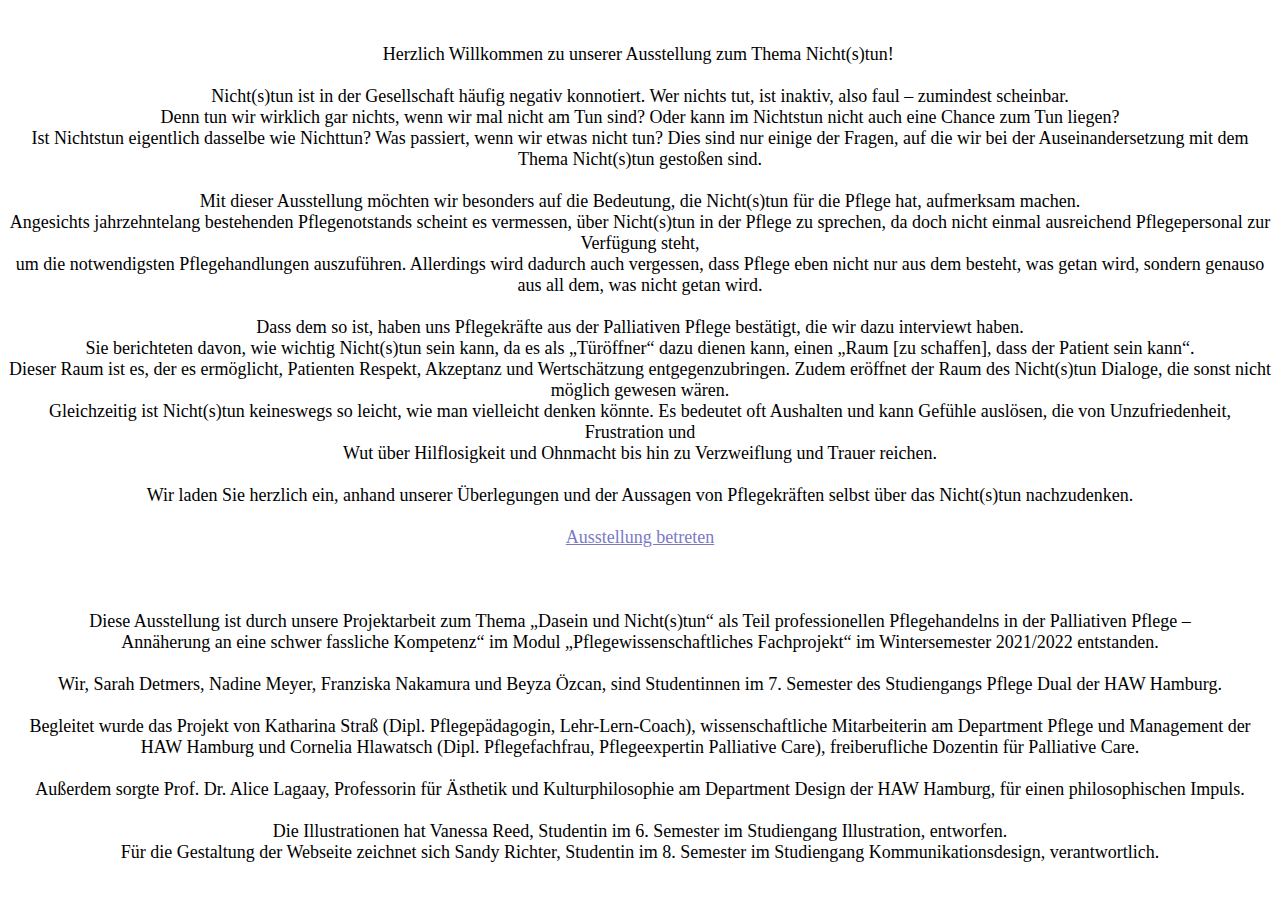
<file: index.html>
<!DOCTYPE html>
<html><head>
  <link rel="stylesheet" href="style.css">

</head>
<body>
  <br>

<p>Herzlich Willkommen zu unserer Ausstellung zum Thema Nicht(s)tun! 

  <br>
  <br>

Nicht(s)tun ist in der Gesellschaft häufig negativ konnotiert. Wer nichts tut, ist inaktiv, also faul – zumindest scheinbar.
<br>
Denn tun wir wirklich gar nichts, wenn wir mal nicht am Tun sind? Oder kann im Nichtstun nicht auch eine Chance zum Tun liegen?
<br>
Ist Nichtstun eigentlich dasselbe wie Nichttun? Was passiert, wenn wir etwas nicht tun? Dies sind nur einige der Fragen, auf die wir bei der Auseinandersetzung mit dem Thema Nicht(s)tun gestoßen sind.

<br>
<br>

Mit dieser Ausstellung möchten wir besonders auf die Bedeutung, die Nicht(s)tun für die Pflege hat, aufmerksam machen.
<br>
Angesichts jahrzehntelang bestehenden Pflegenotstands scheint es vermessen, über Nicht(s)tun in der Pflege zu sprechen, da doch nicht einmal ausreichend Pflegepersonal zur Verfügung steht,
<br>
um die notwendigsten Pflegehandlungen auszuführen. Allerdings wird dadurch auch vergessen, dass Pflege eben nicht nur aus dem besteht, was getan wird, sondern genauso aus all dem, was nicht getan wird.

<br>
<br>

Dass dem so ist, haben uns Pflegekräfte aus der Palliativen Pflege bestätigt, die wir dazu interviewt haben.
<br>
Sie berichteten davon, wie wichtig Nicht(s)tun sein kann, da es als „Türöffner“ dazu dienen kann, einen „Raum [zu schaffen], dass der Patient sein kann“.
<br>
Dieser Raum ist es, der es ermöglicht, Patienten Respekt, Akzeptanz und Wertschätzung entgegenzubringen. Zudem eröffnet der Raum des Nicht(s)tun Dialoge, die sonst nicht möglich gewesen wären.
<br>
Gleichzeitig ist Nicht(s)tun keineswegs so leicht, wie man vielleicht denken könnte. Es bedeutet oft Aushalten und kann Gefühle auslösen, die von Unzufriedenheit, Frustration und
<br>
Wut über Hilflosigkeit und Ohnmacht bis hin zu Verzweiflung und Trauer reichen.

<br>
<br>

Wir laden Sie herzlich ein, anhand unserer Überlegungen und der Aussagen von Pflegekräften selbst über das Nicht(s)tun nachzudenken.
<br>

<br>
<a href="startseite.html">Ausstellung betreten</a>
<br><br><br><br>
Diese Ausstellung ist durch unsere Projektarbeit zum Thema „Dasein und Nicht(s)tun“ als Teil professionellen Pflegehandelns in der Palliativen Pflege –
<br>Annäherung an eine schwer fassliche Kompetenz“ im Modul „Pflegewissenschaftliches Fachprojekt“ im Wintersemester 2021/2022 entstanden.
<br><br>
Wir, Sarah Detmers, Nadine Meyer, Franziska Nakamura und Beyza Özcan, sind Studentinnen im 7. Semester des Studiengangs Pflege Dual der HAW Hamburg.
<br><br>
Begleitet wurde das Projekt von Katharina Straß (Dipl. Pflegepädagogin, Lehr-Lern-Coach), wissenschaftliche Mitarbeiterin am Department Pflege und Management der HAW Hamburg und
Cornelia Hlawatsch (Dipl. Pflegefachfrau, Pflegeexpertin Palliative Care), freiberufliche Dozentin für Palliative Care.
<br><br>
Außerdem sorgte Prof. Dr. Alice Lagaay, Professorin für Ästhetik und Kulturphilosophie am Department Design der HAW Hamburg, für einen philosophischen Impuls.
<br><br>
Die Illustrationen hat Vanessa Reed, Studentin im 6. Semester im Studiengang Illustration, entworfen.
<br>Für die Gestaltung der Webseite zeichnet sich Sandy Richter, Studentin im 8. Semester im Studiengang Kommunikationsdesign, verantwortlich.


</p>
</body>
</html>
</file>
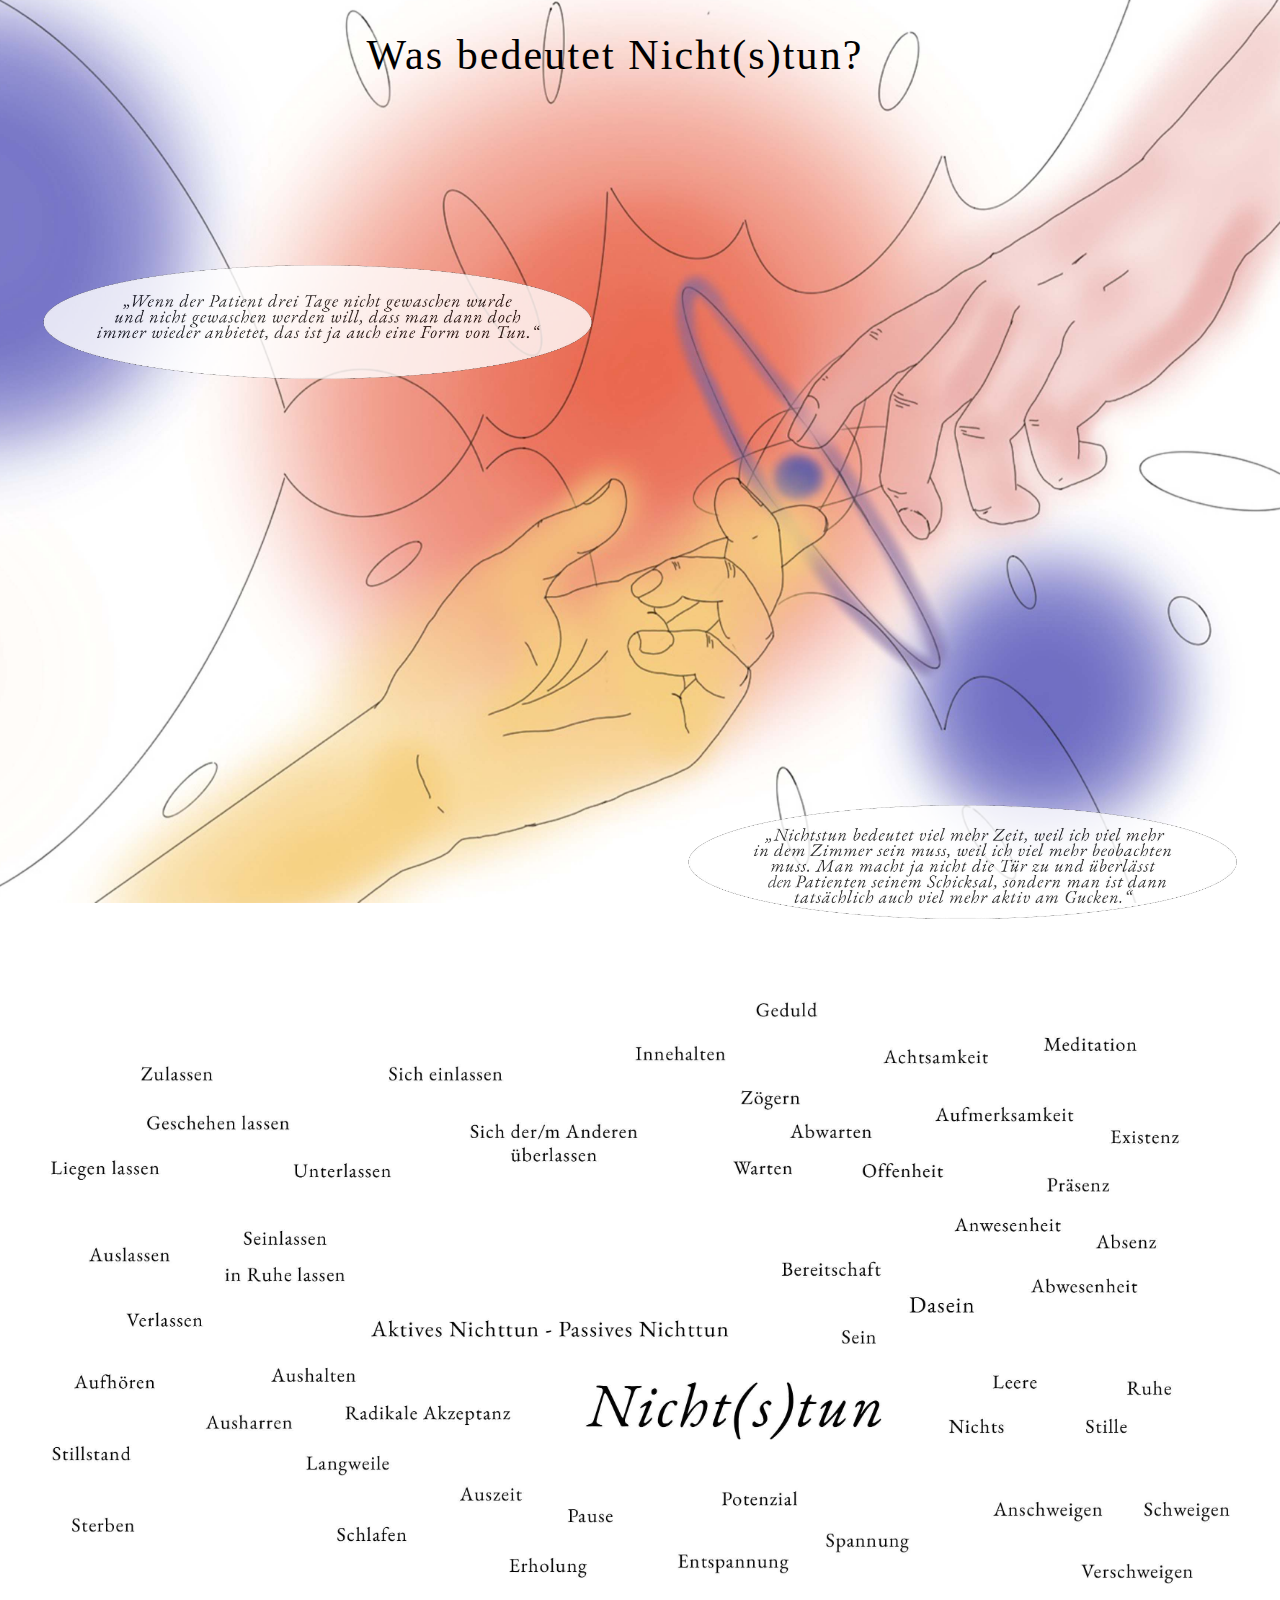
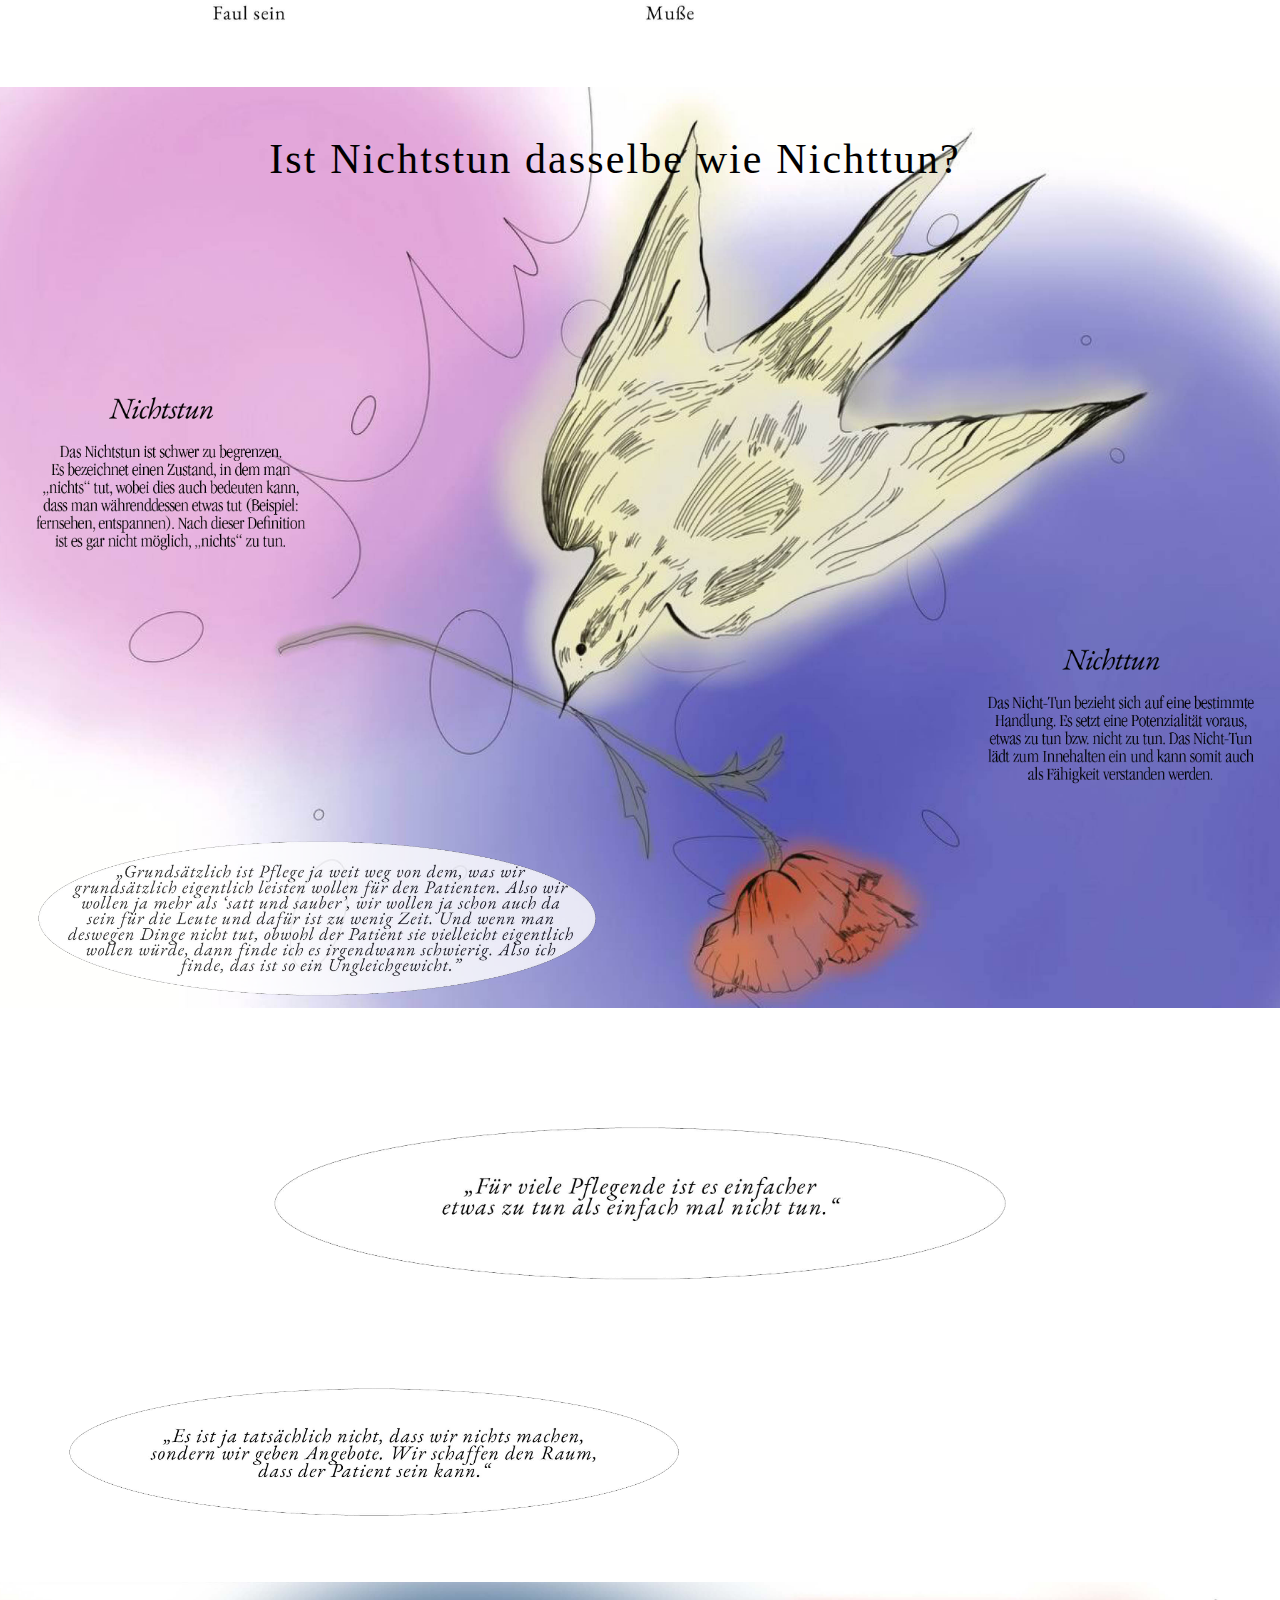
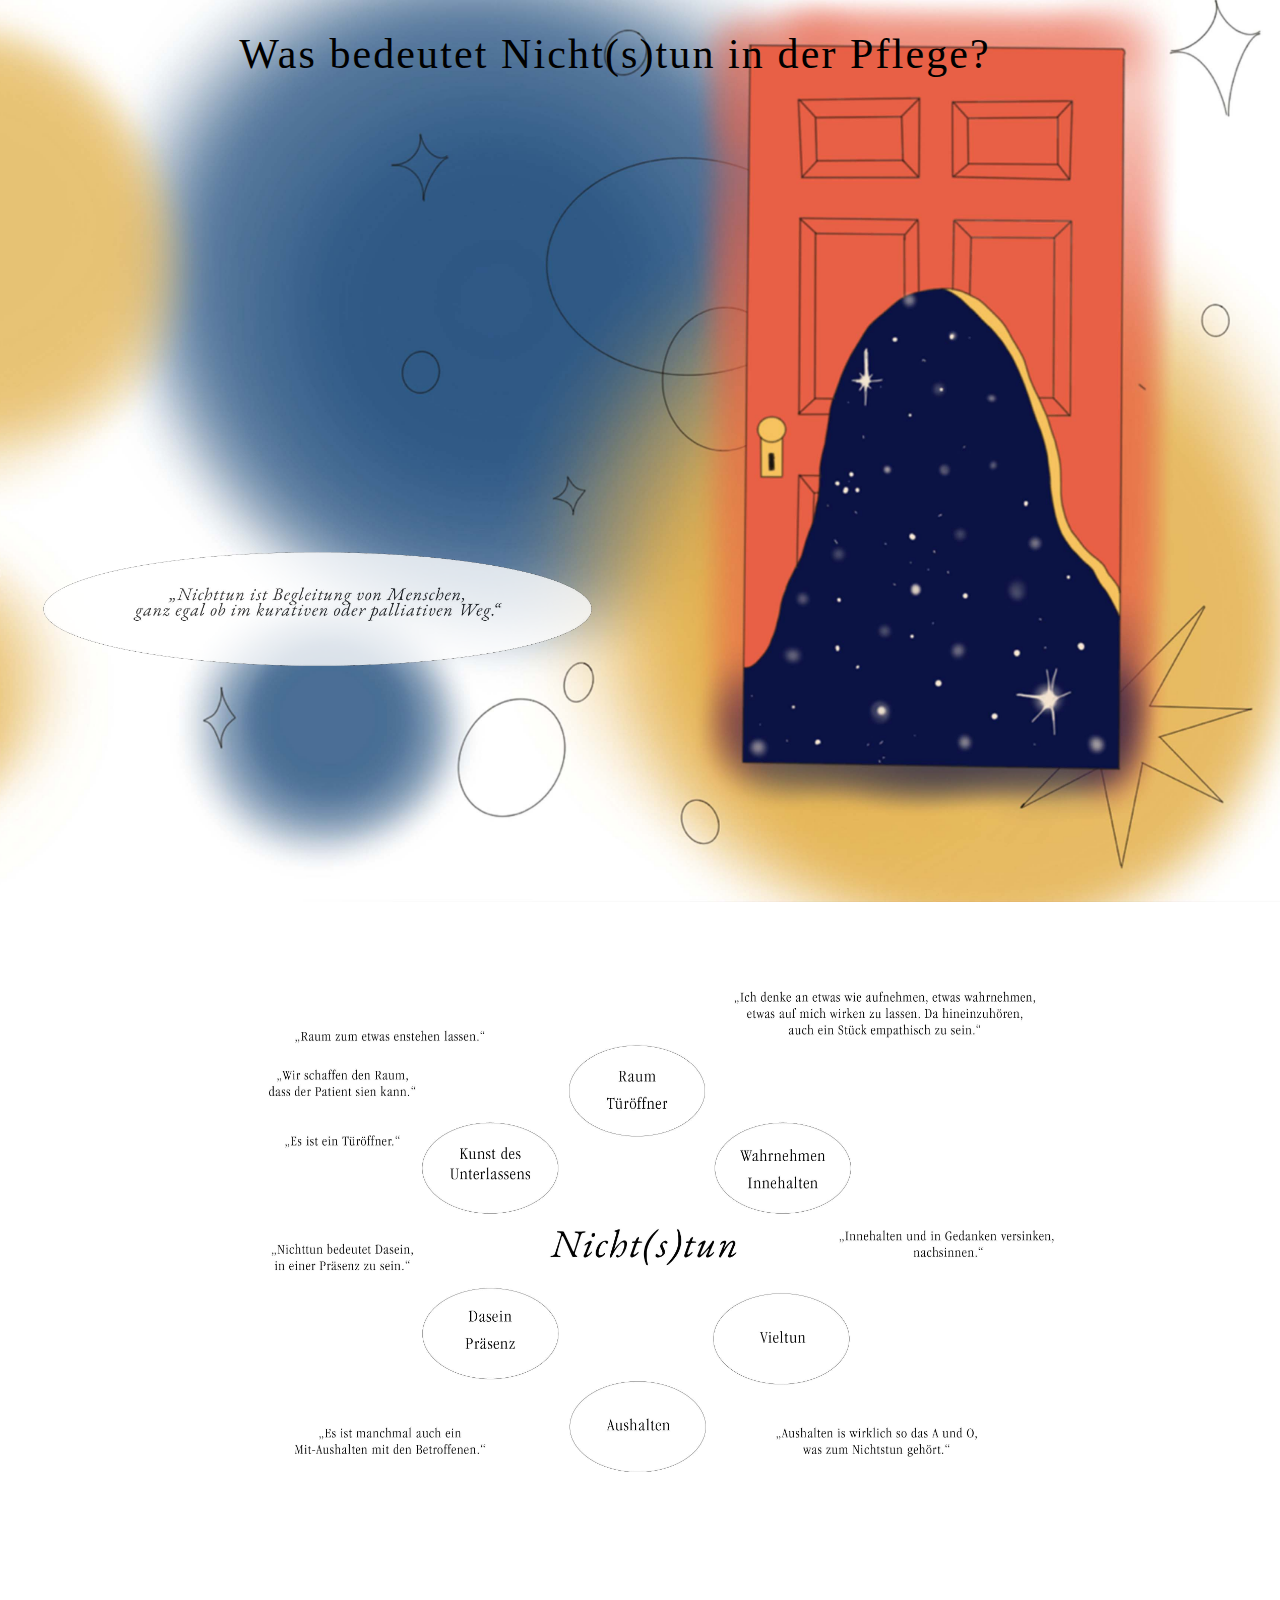
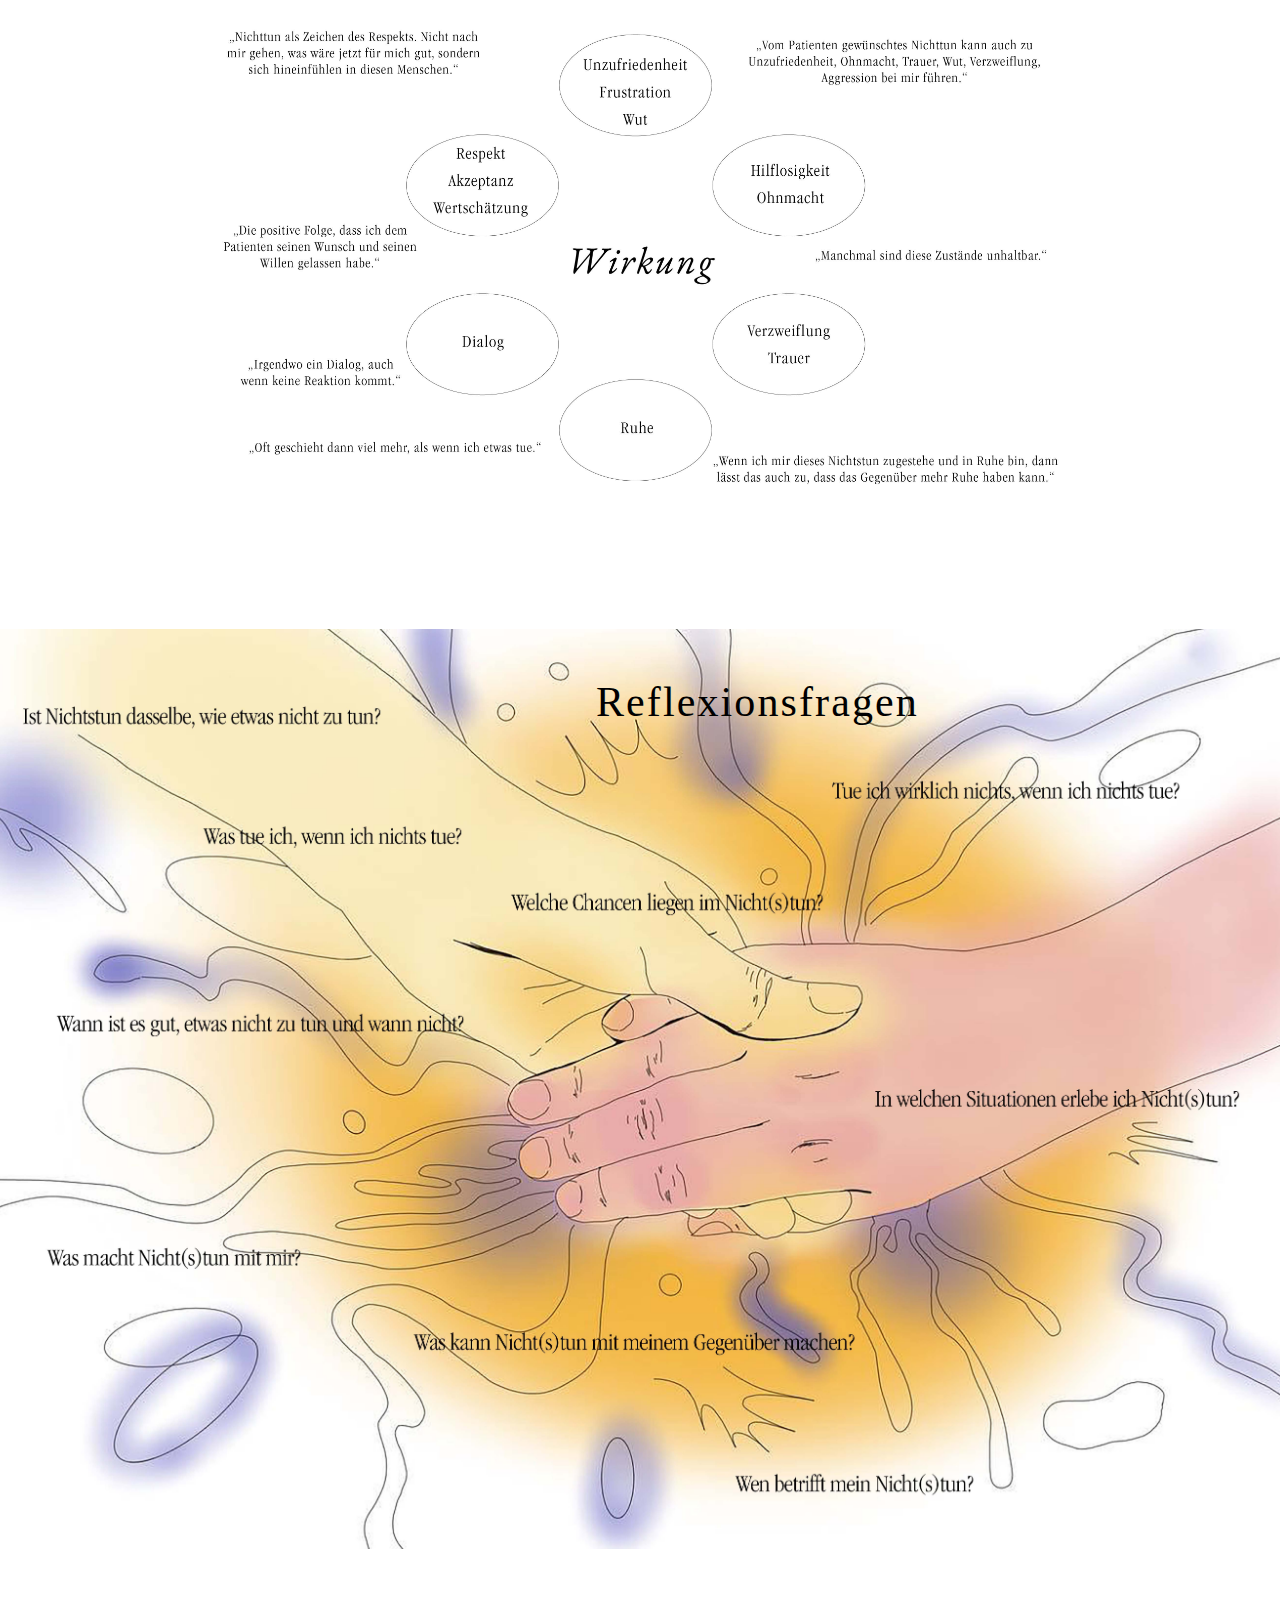
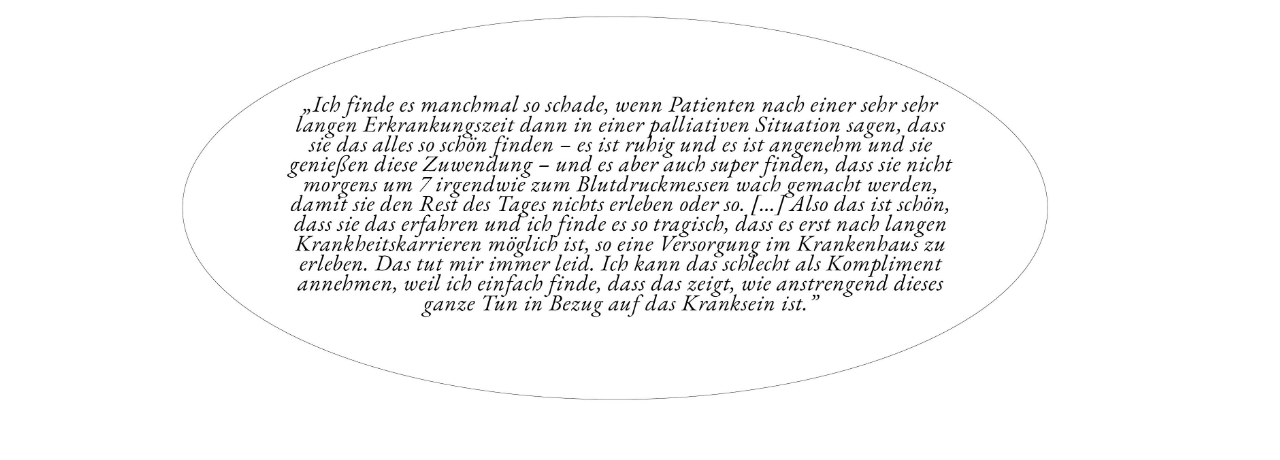
<file: startseite.html>
<!DOCTYPE html>
<html>
<head>
<title>Page Title</title>
<link rel="stylesheet" href="style.css">

</head>
<body>



<div class="container">

     <div class="center">

     <img src="assets/Hende3.jpg"    width=103% height=103%"class="right" id ="right">

   </div>
   <div class="text-block">
     <h1>Was bedeutet Nicht(s)tun?</h1>
     <br /><br /> <br /><br />

     <br /><br /> <br /><br />
     <img src="assets/Blase1.png"    width=45% height=45% class="left">
     <br /><br /> <br /><br />
     <br /><br /> <br /><br />
     <br /><br /> <br /><br />
     <br /><br /> <br /><br />
     <br /><br /> <br /><br />
     <br /><br /> 

     <img src="assets/Blase4.png"    width=45% height=45% class="rightt">


 <br /><br /> <br /><br />
</div>

</div>
    <div class="center">

<img src="assets/Mindmap3g.jpg"       width=100% height=100% "class="center">
</div>

<br>


<div class="container">

<div class="center">

<img src="assets/Taubea4.jpg"    width=103% height=103%"class="center">
</div>

<div class="text-block">
  <h1>Ist Nichtstun dasselbe wie Nichttun?</h1>
 <br /><br />  <br /><br />
 <br /><br />  <br /><br />
 <br>

 <img src="assets/Nichtstun1.png"    width=60% height=60% class="lefttt">
 <br /><br />  <br />
 <img src="assets/Nichttun1.png"    width=60% height=60% class="righttt">



    <img src="assets/Blase6.png"    width=45% height=45% class="left">

     <br /><br />  <br /><br />
 <br /><br />  <br /><br />


</div>
</div>



<br>
<br>
<br>
<br>

<img src="assets/Blase2.png"    width=60% height=60% class="center">
<br>
<br>
<br>

<img src="assets/Blase3.png"    width=50% height=50% class="leftt">
<br><br>
<br>
<br>


<div class="container">

<div class="center">

  <img src="assets/Turlang2.jpg"    width=103% height=103%"class="right" id ="right">
 </div>

 <div class="text-block">
   <h1>Was bedeutet Nicht(s)tun in der Pflege?</h1>
   <br /><br />    <br /><br />
   <br /><br />    <br /><br />
   <br /><br />    <br /><br />
   <br /><br />    <br /><br />
   <br /><br />    <br /><br />
   <br /><br />    <br /><br />
   <img src="assets/Blase5.png"    width=45% height=45% class="left">

 </div>

</div>


     <img src="assets/Nichtstun3.jpg"      width=70% height=70%  class="center">
     <img src="assets/Wirkung3.jpg"    width=70% height=70% class="center">

           <br><br><br><br>

      <div class="container">

           <div class="center">

                    <img src="assets/Hende7.jpg"    width=103% height=103%"class="right" id ="right">

<div                    <img src="assets/Fragen.png"    width=103% height=103%"class="right" id ="right">

                     </div>
                     <div class="center">

                     <div class="text-blockk">
                       <h1> &nbsp; &nbsp; &nbsp;Reflexionsfragen</h1>

                       <br><br><br>
                       <br><br><br>
                       <br><br><br>

 </div>

   </div>
 </div>

   <br /><br /><br />

   <img src="assets/Blase72.jpg"    width=70% height=70% class="center">

<br>
</body>
</html>
</file>
<file: style.css>
.container {
  position: relative;
  top: -25px;
  left: -25px;}


.left {
  opacity: 0.8;
margin-left: 50px;
}
.leftt {
  margin-left: 50px;

}
.lefttt {
margin-left: -200px;
}
.righttt{
margin-left: 750px;

}
.hi {  position: absolute;

}

.right {
float: right;
top: -100px;

}
.rightt {
float: right;
top: -100px;
opacity: 0.8;


}
.center {
  display: block;
  margin-left: auto;
  margin-right: auto;
}

.container {
  position: relative;
}
.text-block {
  position: absolute;
  top: 20px;

}
.text-blockk {
  position: absolute;
  top: 20px;
left: 550px;

}
.text-blockkk {
  position: absolute;
  top: 10px;
  left: : 1000px;

}

body {
  background-color: white;
  background-color:#FFFFFF;

}
p2 {
  display: block;
  margin-left: auto;
  margin-right: auto;
  width: 100%;
  text-align: center;
  font-family: "EBGaramond-Italic";
 letter-spacing: 0.05em;
 font-size: 24px;

}

h1{
  font-family: "EBGaramond-Italic";

  src: '/fonts/DSZirbal-Bold.otf';
  letter-spacing: 0.05em;
  font-weight: lighter;
  font-size: 42px;
  display: block;
  margin-left: auto;
  margin-right: auto;
  display: flex;
justify-content: center;
  text-align: center;



}
p{

  font-family: "ITCGaramondStd-LtNarrow";
  src: '/fonts/ITCGaramondStd-LtNarrow.otf';
  font-size: 18px;
  letter-spacing: -0.00em;
  font-weight: lighter;
text-align: center;}
a{

  font-family: "ITCGaramondStd-LtNarrow";
  src: '/fonts/ITCGaramondStd-LtNarrow.otf';
  font-size: 18px;
  letter-spacing: -0.00em;
  font-weight: lighter;
text-align: center;
color: black
}

p1{

  font-family: "ITCGaramondStd-LtNarrow";
  src: '/fonts/ITCGaramondStd-LtNarrow.otf';
  font-size: 30px;
  letter-spacing: -0.00em;
  font-weight: lighter;
text-align: center;}

.centerr {
  position: absolute;
  top: 20px;

}
a {
  color:#7a79c7;
  /* First we need to help some browsers along for this to work.
     Just because a vendor prefix is there, doesn't mean it will
     work in a browser made by that vendor either, it's just for
     future-proofing purposes I guess. */
  -o-transition:.5s;
  -ms-transition:.5s;
  -moz-transition:.5s;
  -webkit-transition:.5s;
  /* ...and now for the proper property */
  transition:.5s;
}
a:hover { color:#ea765e; }
</file>
